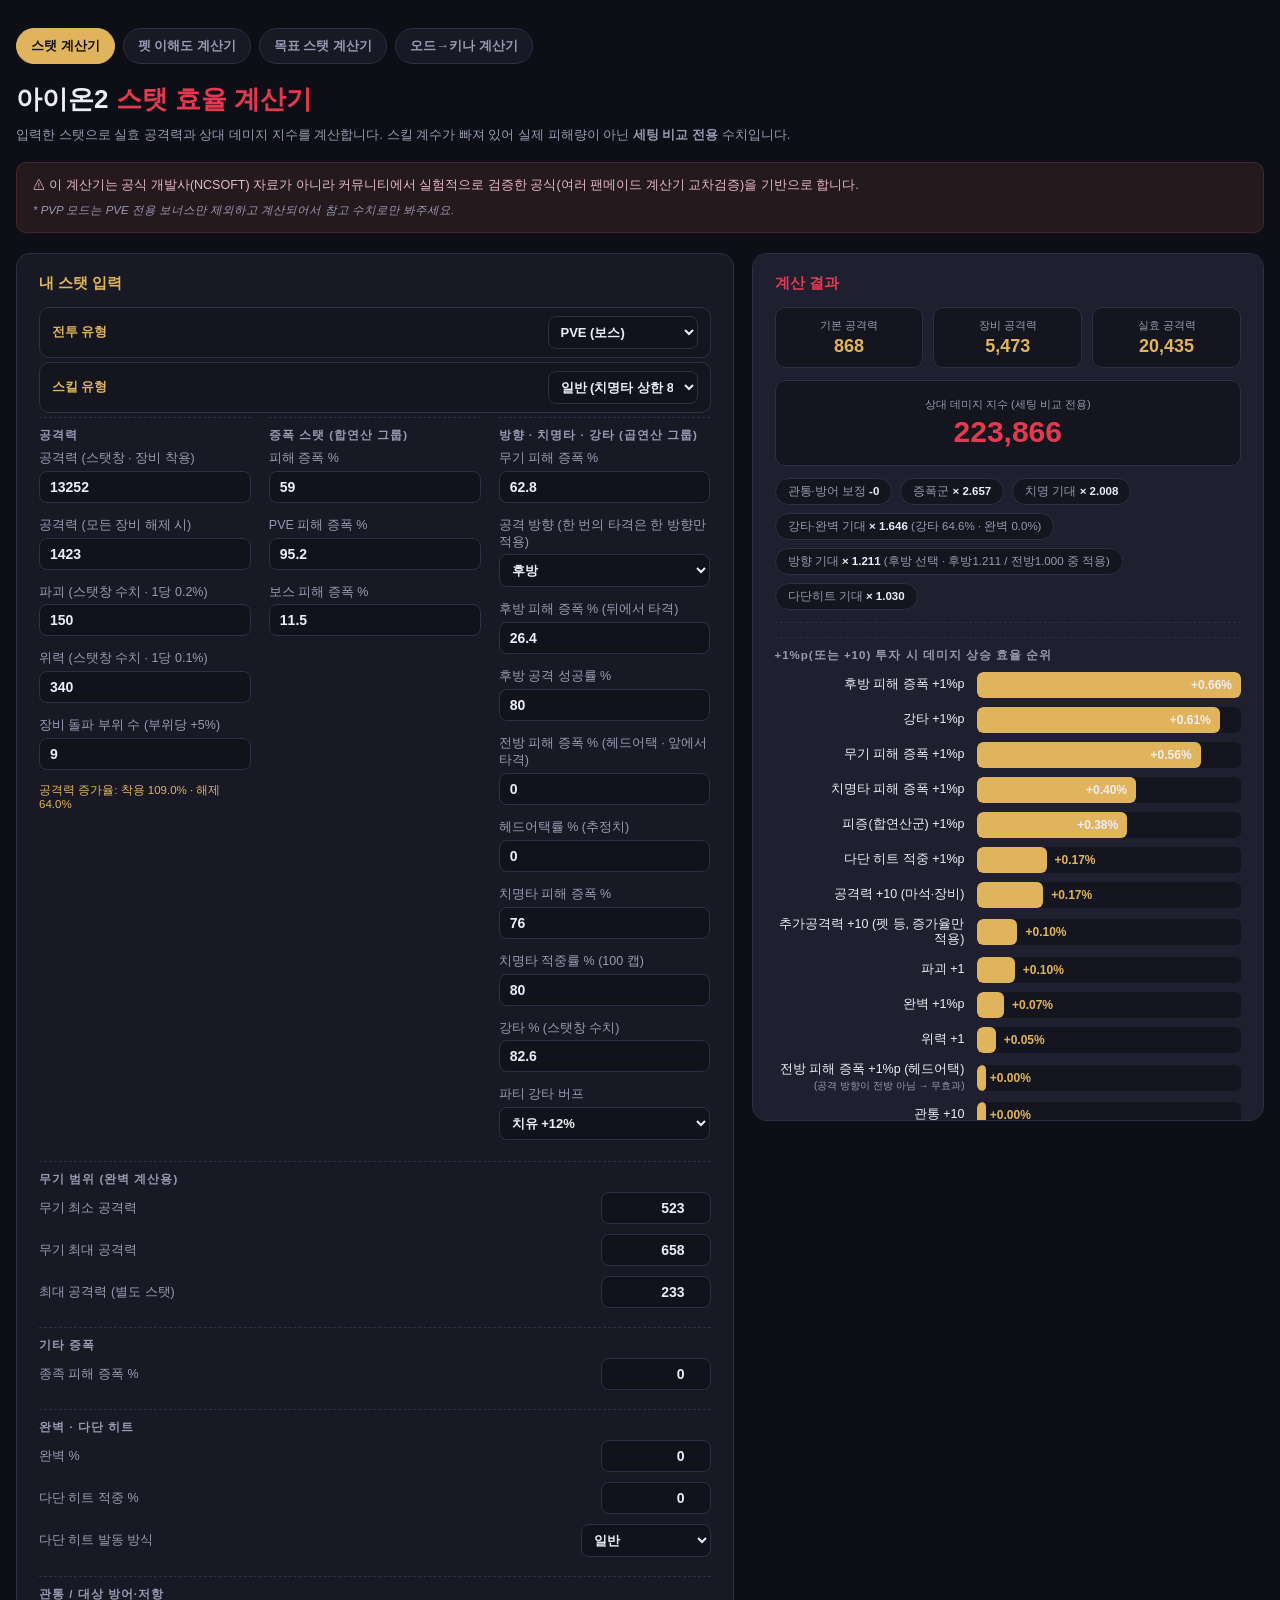
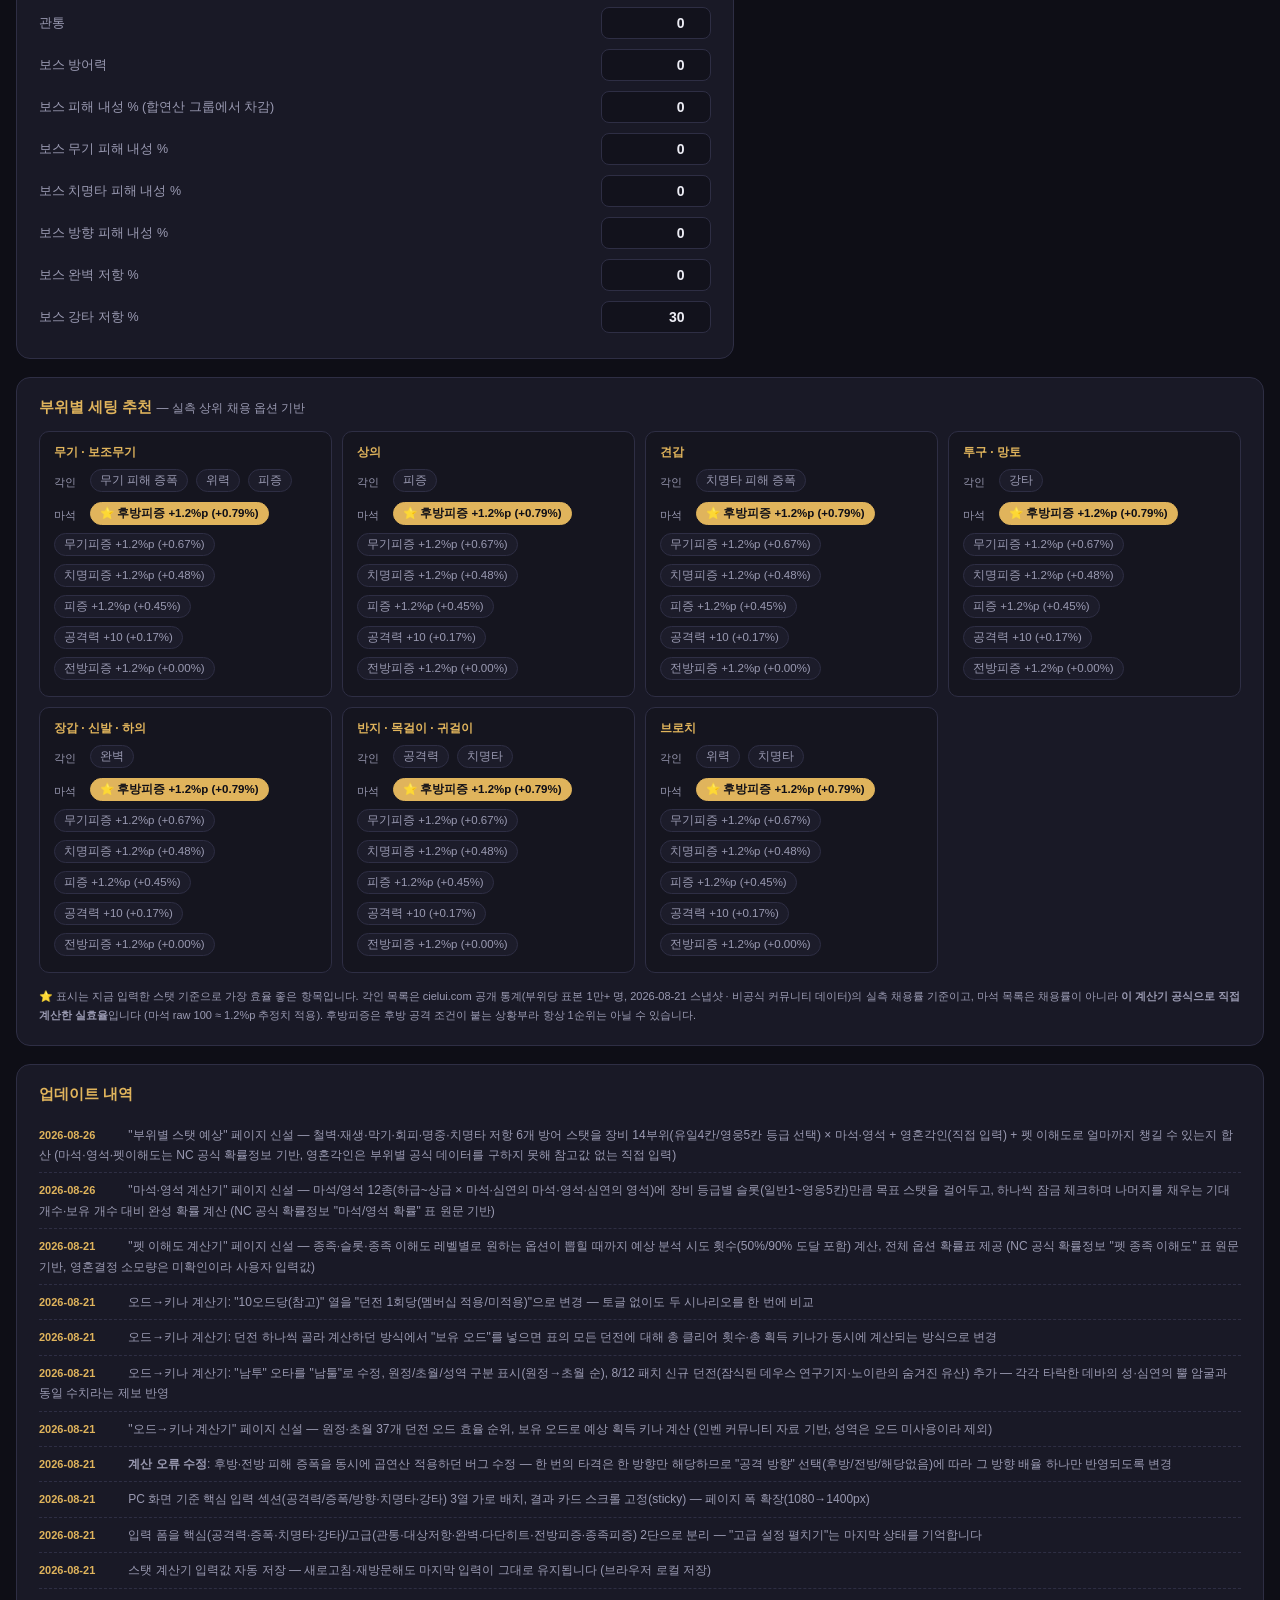
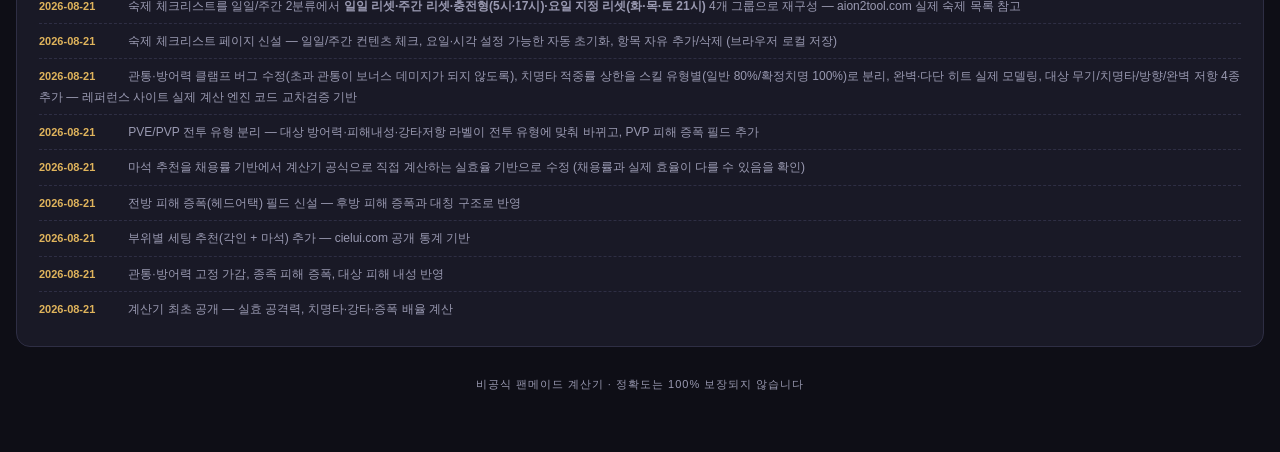
<file: index.html>
<!DOCTYPE html>
<html lang="ko">
<head>
<meta charset="UTF-8">
<meta name="viewport" content="width=device-width, initial-scale=1.0">
<title>아이온2 스탯 효율 계산기</title>
<link rel="stylesheet" href="style.css">
</head>
<body>
<div class="wrap">
  <nav class="topnav">
    <a href="index.html" class="on">스탯 계산기</a>
    <a href="pet-calc.html">펫 이해도 계산기</a>
    <a href="goal-calc.html">목표 스탯 계산기</a>
    <a href="odd-calc.html">오드→키나 계산기</a>
  </nav>

  <header class="head">
    <h1>아이온2 <span>스탯 효율 계산기</span></h1>
    <p class="sub">입력한 스탯으로 실효 공격력과 상대 데미지 지수를 계산합니다. 스킬 계수가 빠져 있어 실제 피해량이 아닌 <b>세팅 비교 전용</b> 수치입니다.</p>
  </header>

  <div class="disclaimer">
    ⚠ 이 계산기는 공식 개발사(NCSOFT) 자료가 아니라 커뮤니티에서 실험적으로 검증한 공식(여러 팬메이드 계산기 교차검증)을 기반으로 합니다.<br>
    <span class="disclaimer-note">* PVP 모드는 PVE 전용 보너스만 제외하고 계산되어서 참고 수치로만 봐주세요.</span>
  </div>

  <div class="grid">
    <!-- 입력 -->
    <div class="card">
      <h2>내 스탯 입력</h2>

      <div class="field combat-toggle">
        <label>전투 유형</label>
        <select id="combatType">
          <option value="pve" selected>PVE (보스)</option>
          <option value="pvp">PVP (유저)</option>
        </select>
      </div>
      <div class="field combat-toggle">
        <label>스킬 유형</label>
        <select id="skillType">
          <option value="normal" selected>일반 (치명타 상한 80%)</option>
          <option value="guaranteed">확정치명 (치명타 상한 100%)</option>
        </select>
      </div>

      <div class="core-cols">
        <div class="core-col">
          <div class="sect" style="margin-top:0">공격력</div>
          <div class="field"><label>공격력 (스탯창 · 장비 착용)</label><input type="number" id="atk" value="13252"></div>
          <div class="field"><label>공격력 (모든 장비 해제 시)</label><input type="number" id="atkNaked" value="1423"></div>
          <div class="field"><label>파괴 (스탯창 수치 · 1당 0.2%)</label><input type="number" id="destr" value="150"></div>
          <div class="field"><label>위력 (스탯창 수치 · 1당 0.1%)</label><input type="number" id="power" value="340"></div>
          <div class="field"><label>장비 돌파 부위 수 (부위당 +5%)</label><input type="number" id="brk" value="9" min="0" max="9"></div>
          <div class="hint" id="incView">공격력 증가율: —</div>
        </div>

        <div class="core-col">
          <div class="sect" style="margin-top:0">증폭 스탯 (합연산 그룹)</div>
          <div class="field"><label>피해 증폭 %</label><input type="number" id="amp" value="59" step="0.1"></div>
          <div id="pveFields">
            <div class="field"><label>PVE 피해 증폭 %</label><input type="number" id="pve" value="95.2" step="0.1"></div>
            <div class="field"><label>보스 피해 증폭 %</label><input type="number" id="boss" value="11.5" step="0.1"></div>
          </div>
          <div id="pvpFields" style="display:none">
            <div class="field"><label>PVP 피해 증폭 %</label><input type="number" id="pvpAmp" value="0" step="0.1"></div>
          </div>
        </div>

        <div class="core-col">
          <div class="sect" style="margin-top:0">방향 · 치명타 · 강타 (곱연산 그룹)</div>
          <div class="field"><label>무기 피해 증폭 %</label><input type="number" id="wdmg" value="62.8" step="0.1"></div>
          <div class="field"><label>공격 방향 (한 번의 타격은 한 방향만 적용)</label>
            <select id="attackDirection">
              <option value="back" selected>후방</option>
              <option value="front">전방 (헤드어택)</option>
              <option value="none">해당없음</option>
            </select>
          </div>
          <div class="field"><label>후방 피해 증폭 % (뒤에서 타격)</label><input type="number" id="rear" value="26.4" step="0.1"></div>
          <div class="field"><label>후방 공격 성공률 %</label><input type="number" id="back" value="80" step="1"></div>
          <div class="field"><label>전방 피해 증폭 % (헤드어택 · 앞에서 타격)</label><input type="number" id="frontAmp" value="0" step="0.1"></div>
          <div class="field"><label>헤드어택률 % (추정치)</label><input type="number" id="frontRate" value="0" step="1"></div>
          <div class="field"><label>치명타 피해 증폭 %</label><input type="number" id="cdmg" value="76" step="0.1"></div>
          <div class="field"><label>치명타 적중률 % (100 캡)</label><input type="number" id="crate" value="80" step="1"></div>
          <div class="field"><label>강타 % (스탯창 수치)</label><input type="number" id="smite" value="82.6" step="0.1"></div>
          <div class="field"><label>파티 강타 버프</label>
            <select id="sbuff">
              <option value="0">없음 (솔로)</option>
              <option value="5">호법 +5%</option>
              <option value="12" selected>치유 +12%</option>
            </select>
          </div>
        </div>
      </div>

      <div class="sect" style="margin-top:14px">무기 범위 (완벽 계산용)</div>
      <div class="field"><label>무기 최소 공격력</label><input type="number" id="weaponMinAttack" value="523"></div>
      <div class="field"><label>무기 최대 공격력</label><input type="number" id="weaponMaxAttack" value="658"></div>
      <div class="field"><label>최대 공격력 (별도 스탯)</label><input type="number" id="maximumAttack" value="233"></div>

      <div class="sect">기타 증폭</div>
      <div class="field"><label>종족 피해 증폭 %</label><input type="number" id="race" value="0" step="0.1"></div>

      <div class="sect">완벽 · 다단 히트</div>
      <div class="field"><label>완벽 %</label><input type="number" id="perfect" value="0" step="0.1"></div>
      <div class="field"><label>다단 히트 적중 %</label><input type="number" id="multiHit" value="0" step="0.1"></div>
      <div class="field"><label>다단 히트 발동 방식</label>
        <select id="multiHitMode">
          <option value="normal" selected>일반</option>
          <option value="plus50">발동 시 +50% 보정</option>
          <option value="guaranteed">확정 발동</option>
        </select>
      </div>

      <div class="sect">관통 / 대상 방어·저항</div>
      <div class="field"><label>관통</label><input type="number" id="penetration" value="0"></div>
      <div class="field"><label id="targetDefenseLabel">보스 방어력</label><input type="number" id="targetDefense" value="0"></div>
      <div class="field"><label id="targetResistLabel">보스 피해 내성 % (합연산 그룹에서 차감)</label><input type="number" id="targetResist" value="0" step="0.1"></div>
      <div class="field"><label id="targetWeaponResLabel">보스 무기 피해 내성 %</label><input type="number" id="targetWeaponRes" value="0" step="0.1"></div>
      <div class="field"><label id="targetCritDmgResLabel">보스 치명타 피해 내성 %</label><input type="number" id="targetCritDmgRes" value="0" step="0.1"></div>
      <div class="field"><label id="targetDirResLabel">보스 방향 피해 내성 %</label><input type="number" id="targetDirectionalRes" value="0" step="0.1"></div>
      <div class="field"><label id="targetPerfectResLabel">보스 완벽 저항 %</label><input type="number" id="targetPerfectRes" value="0" step="0.1"></div>
      <div class="field"><label id="smiteResistLabel">보스 강타 저항 %</label><input type="number" id="smiteResist" value="30" step="1"></div>

      <div class="warn" id="warn"></div>
    </div>

    <!-- 결과 -->
    <div class="card2">
      <h2 class="r">계산 결과</h2>
      <div class="pockets">
        <div class="pk"><div class="n">기본 공격력</div><div class="v" id="pBase">—</div></div>
        <div class="pk"><div class="n">장비 공격력</div><div class="v" id="pGear">—</div></div>
        <div class="pk"><div class="n">실효 공격력</div><div class="v" id="pEff">—</div></div>
      </div>
      <div class="pockets one">
        <div class="pk wide"><div class="n">상대 데미지 지수 (세팅 비교 전용)</div><div class="v big" id="pFinal">—</div></div>
      </div>
      <div class="mults" id="mults"></div>
      <div class="divider"></div>
      <div class="sect">+1%p(또는 +10) 투자 시 데미지 상승 효율 순위</div>
      <div id="bars"></div>
      <div class="note">
        ※ 효율 = 해당 스탯 1단위 상승 ÷ 최종 데미지. 이미 크게 쌓인 스탯일수록 같은 1단위의 체감이 낮아집니다.<br>
        ※ 관통·방어력: 방어력이 관통보다 클 때만 그 차이의 1/10이 고정 감소로 적용됩니다. 관통이 방어력을 넘어서도 그 초과분이 보너스 데미지가 되지는 않습니다.<br>
        ※ PVE 모드: 피해 증폭·PVE 피증·보스 피증·종족 피증이 서로 합연산 / PVP 모드: 피해 증폭·PVP 피증만 합연산 (PVE·PVP 증폭은 동시에 적용되지 않습니다). 대상 피해 내성만큼 차감됩니다.<br>
        ※ 치명타 적중률은 일반 스킬 80%, 확정치명 스킬 100%가 상한입니다. 치명타 배율은 기본 +50%에 (치명타 피해 증폭－대상 치명타 피해 내성)를 더합니다.<br>
        ※ 강타 %는 파티 버프를 더하고 대상 강타 저항을 뺀 값이 실제 발동률로 적용되며, 완벽과 상호작용해 최종 기대 데미지를 함께 산출합니다.<br>
        ※ 후방·전방 피해 증폭은 서로 배타적입니다 — 한 번의 타격은 후방이거나 전방이거나 둘 중 하나만 해당하므로, "공격 방향" 선택에 따라 그 방향의 배율 하나만 계산에 반영되고 대상 방향 피해 내성만큼 차감됩니다. 헤드어택률은 실측 자료가 부족해 추정치입니다.<br>
        ※ 완벽은 무기 최소~최대 공격력 범위와 대상 완벽 저항을 반영해 기대 데미지에 블렌딩됩니다. 다단 히트는 발동 방식(일반/+50%보정/확정)에 따라 기대 추가타수를 계산해 반영합니다.<br>
        ※ 무기 피해 증폭은 (무기 피해 증폭－대상 무기 피해 내성)만큼만 적용됩니다.<br>
        ※ 플랫 공격력은 들어가는 주머니에 따라 배율이 다릅니다 — 마석·강화 등 장비 옵션(장비공: 무기피증×증가율 적용), 추가공격력류(기본공: 증가율만 적용).
      </div>
    </div>
  </div>

  <div class="card" style="margin-top:18px">
    <h2>부위별 세팅 추천 <span style="color:var(--muted);font-weight:400;font-size:12px">— 실측 상위 채용 옵션 기반</span></h2>
    <div id="slotRecommend" class="slot-grid"></div>
    <div class="note">⭐ 표시는 지금 입력한 스탯 기준으로 가장 효율 좋은 항목입니다. 각인 목록은 cielui.com 공개 통계(부위당 표본 1만+ 명, 2026-08-21 스냅샷 · 비공식 커뮤니티 데이터)의 실측 채용률 기준이고, 마석 목록은 채용률이 아니라 <b>이 계산기 공식으로 직접 계산한 실효율</b>입니다 (마석 raw 100 ≈ 1.2%p 추정치 적용). 후방피증은 후방 공격 조건이 붙는 상황부라 항상 1순위는 아닐 수 있습니다.</div>
  </div>

  <div class="card" style="margin-top:18px">
    <h2>업데이트 내역</h2>
    <ul class="changelog">
      <li><span class="cd">2026-08-26</span> "부위별 스탯 예상" 페이지 신설 — 철벽·재생·막기·회피·명중·치명타 저항 6개 방어 스탯을 장비 14부위(유일4칸/영웅5칸 등급 선택) × 마석·영석 + 영혼각인(직접 입력) + 펫 이해도로 얼마까지 챙길 수 있는지 합산 (마석·영석·펫이해도는 NC 공식 확률정보 기반, 영혼각인은 부위별 공식 데이터를 구하지 못해 참고값 없는 직접 입력)</li>
      <li><span class="cd">2026-08-26</span> "마석·영석 계산기" 페이지 신설 — 마석/영석 12종(하급~상급 × 마석·심연의 마석·영석·심연의 영석)에 장비 등급별 슬롯(일반1~영웅5칸)만큼 목표 스탯을 걸어두고, 하나씩 잠금 체크하며 나머지를 채우는 기대 개수·보유 개수 대비 완성 확률 계산 (NC 공식 확률정보 "마석/영석 확률" 표 원문 기반)</li>
      <li><span class="cd">2026-08-21</span> "펫 이해도 계산기" 페이지 신설 — 종족·슬롯·종족 이해도 레벨별로 원하는 옵션이 뽑힐 때까지 예상 분석 시도 횟수(50%/90% 도달 포함) 계산, 전체 옵션 확률표 제공 (NC 공식 확률정보 "펫 종족 이해도" 표 원문 기반, 영혼결정 소모량은 미확인이라 사용자 입력값)</li>
      <li><span class="cd">2026-08-21</span> 오드→키나 계산기: "10오드당(참고)" 열을 "던전 1회당(멤버십 적용/미적용)"으로 변경 — 토글 없이도 두 시나리오를 한 번에 비교</li>
      <li><span class="cd">2026-08-21</span> 오드→키나 계산기: 던전 하나씩 골라 계산하던 방식에서 "보유 오드"를 넣으면 표의 모든 던전에 대해 총 클리어 횟수·총 획득 키나가 동시에 계산되는 방식으로 변경</li>
      <li><span class="cd">2026-08-21</span> 오드→키나 계산기: "남투" 오타를 "남툴"로 수정, 원정/초월/성역 구분 표시(원정→초월 순), 8/12 패치 신규 던전(잠식된 데우스 연구기지·노이란의 숨겨진 유산) 추가 — 각각 타락한 데바의 성·심연의 뿔 암굴과 동일 수치라는 제보 반영</li>
      <li><span class="cd">2026-08-21</span> "오드→키나 계산기" 페이지 신설 — 원정·초월 37개 던전 오드 효율 순위, 보유 오드로 예상 획득 키나 계산 (인벤 커뮤니티 자료 기반, 성역은 오드 미사용이라 제외)</li>
      <li><span class="cd">2026-08-21</span> <b>계산 오류 수정</b>: 후방·전방 피해 증폭을 동시에 곱연산 적용하던 버그 수정 — 한 번의 타격은 한 방향만 해당하므로 "공격 방향" 선택(후방/전방/해당없음)에 따라 그 방향 배율 하나만 반영되도록 변경</li>
      <li><span class="cd">2026-08-21</span> PC 화면 기준 핵심 입력 섹션(공격력/증폭/방향·치명타·강타) 3열 가로 배치, 결과 카드 스크롤 고정(sticky) — 페이지 폭 확장(1080→1400px)</li>
      <li><span class="cd">2026-08-21</span> 입력 폼을 핵심(공격력·증폭·치명타·강타)/고급(관통·대상저항·완벽·다단히트·전방피증·종족피증) 2단으로 분리 — "고급 설정 펼치기"는 마지막 상태를 기억합니다</li>
      <li><span class="cd">2026-08-21</span> 스탯 계산기 입력값 자동 저장 — 새로고침·재방문해도 마지막 입력이 그대로 유지됩니다 (브라우저 로컬 저장)</li>
      <li><span class="cd">2026-08-21</span> 숙제 체크리스트를 일일/주간 2분류에서 <b>일일 리셋·주간 리셋·충전형(5시·17시)·요일 지정 리셋(화·목·토 21시)</b> 4개 그룹으로 재구성 — aion2tool.com 실제 숙제 목록 참고</li>
      <li><span class="cd">2026-08-21</span> 숙제 체크리스트 페이지 신설 — 일일/주간 컨텐츠 체크, 요일·시각 설정 가능한 자동 초기화, 항목 자유 추가/삭제 (브라우저 로컬 저장)</li>
      <li><span class="cd">2026-08-21</span> 관통·방어력 클램프 버그 수정(초과 관통이 보너스 데미지가 되지 않도록), 치명타 적중률 상한을 스킬 유형별(일반 80%/확정치명 100%)로 분리, 완벽·다단 히트 실제 모델링, 대상 무기/치명타/방향/완벽 저항 4종 추가 — 레퍼런스 사이트 실제 계산 엔진 코드 교차검증 기반</li>
      <li><span class="cd">2026-08-21</span> PVE/PVP 전투 유형 분리 — 대상 방어력·피해내성·강타저항 라벨이 전투 유형에 맞춰 바뀌고, PVP 피해 증폭 필드 추가</li>
      <li><span class="cd">2026-08-21</span> 마석 추천을 채용률 기반에서 계산기 공식으로 직접 계산하는 실효율 기반으로 수정 (채용률과 실제 효율이 다를 수 있음을 확인)</li>
      <li><span class="cd">2026-08-21</span> 전방 피해 증폭(헤드어택) 필드 신설 — 후방 피해 증폭과 대칭 구조로 반영</li>
      <li><span class="cd">2026-08-21</span> 부위별 세팅 추천(각인 + 마석) 추가 — cielui.com 공개 통계 기반</li>
      <li><span class="cd">2026-08-21</span> 관통·방어력 고정 가감, 종족 피해 증폭, 대상 피해 내성 반영</li>
      <li><span class="cd">2026-08-21</span> 계산기 최초 공개 — 실효 공격력, 치명타·강타·증폭 배율 계산</li>
    </ul>
  </div>

  <footer>비공식 팬메이드 계산기 · 정확도는 100% 보장되지 않습니다</footer>
</div>
<script src="app.js"></script>
</body>
</html>
</file>
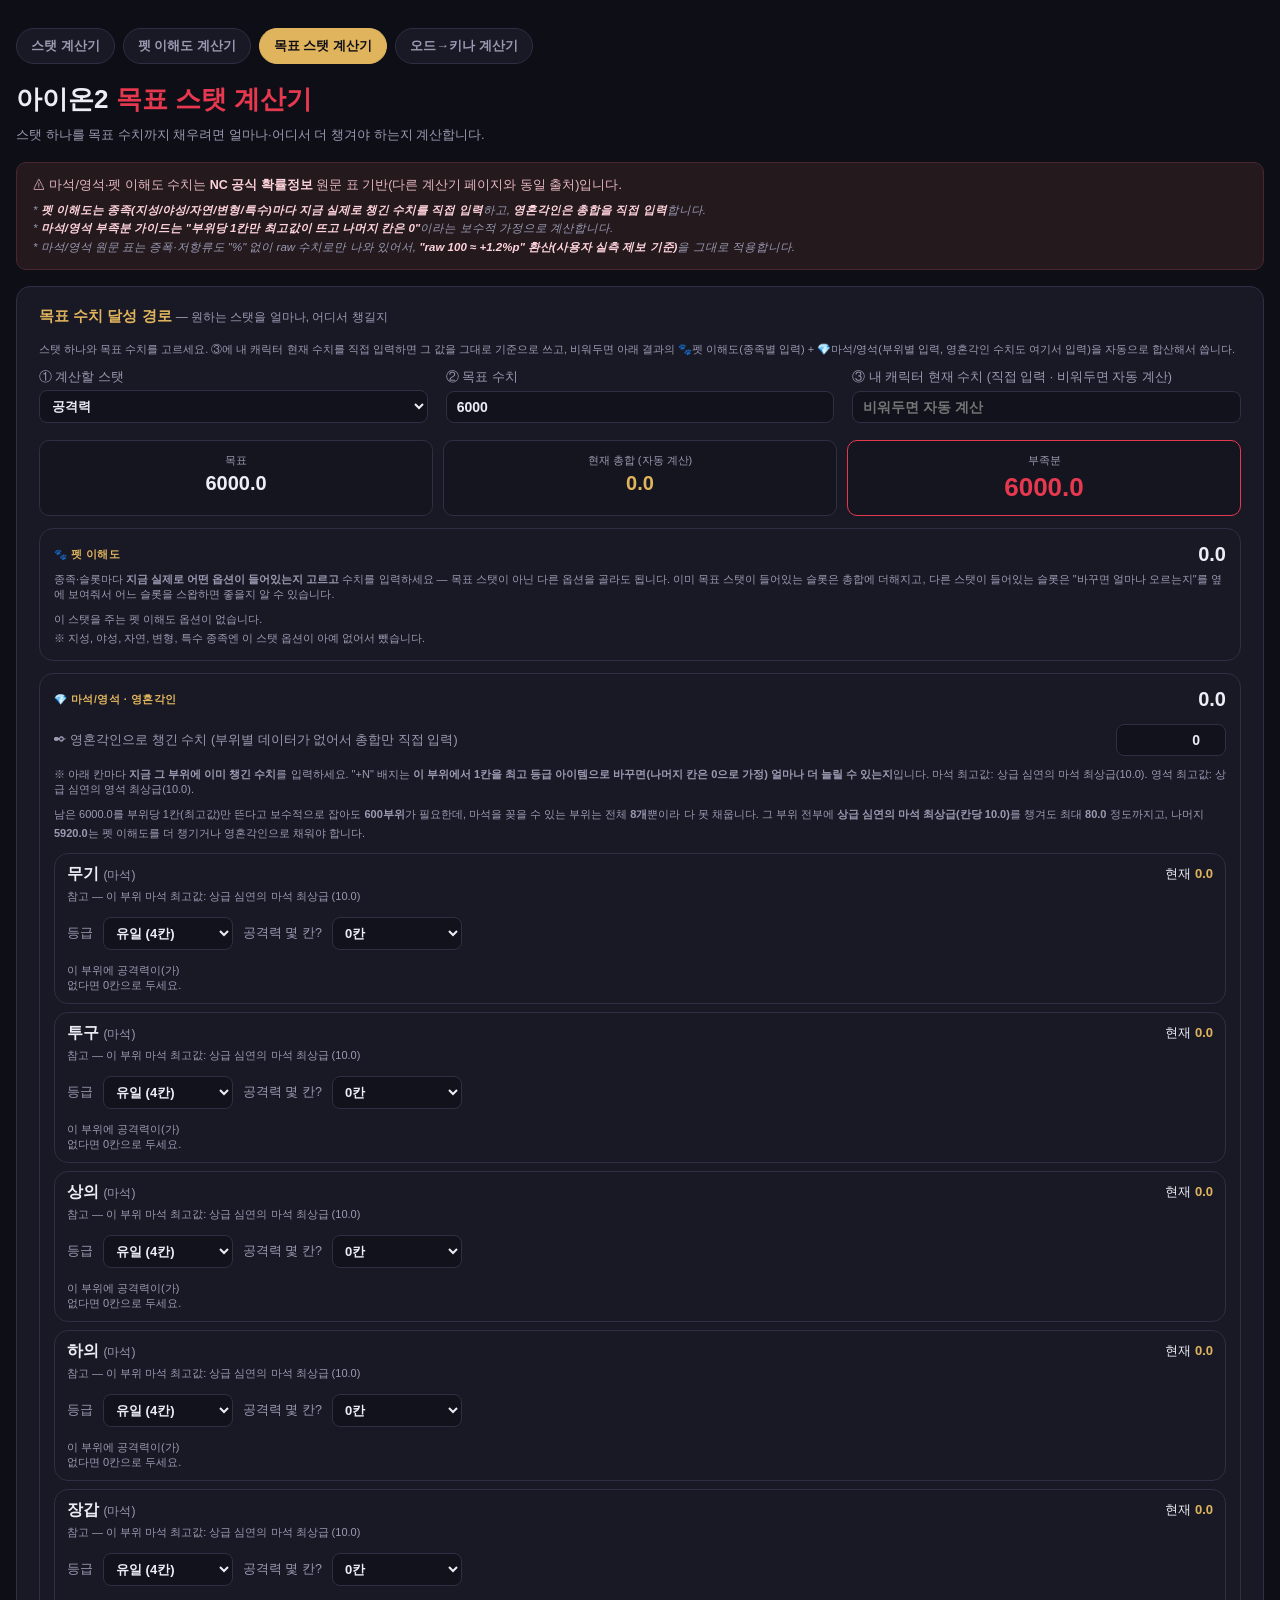
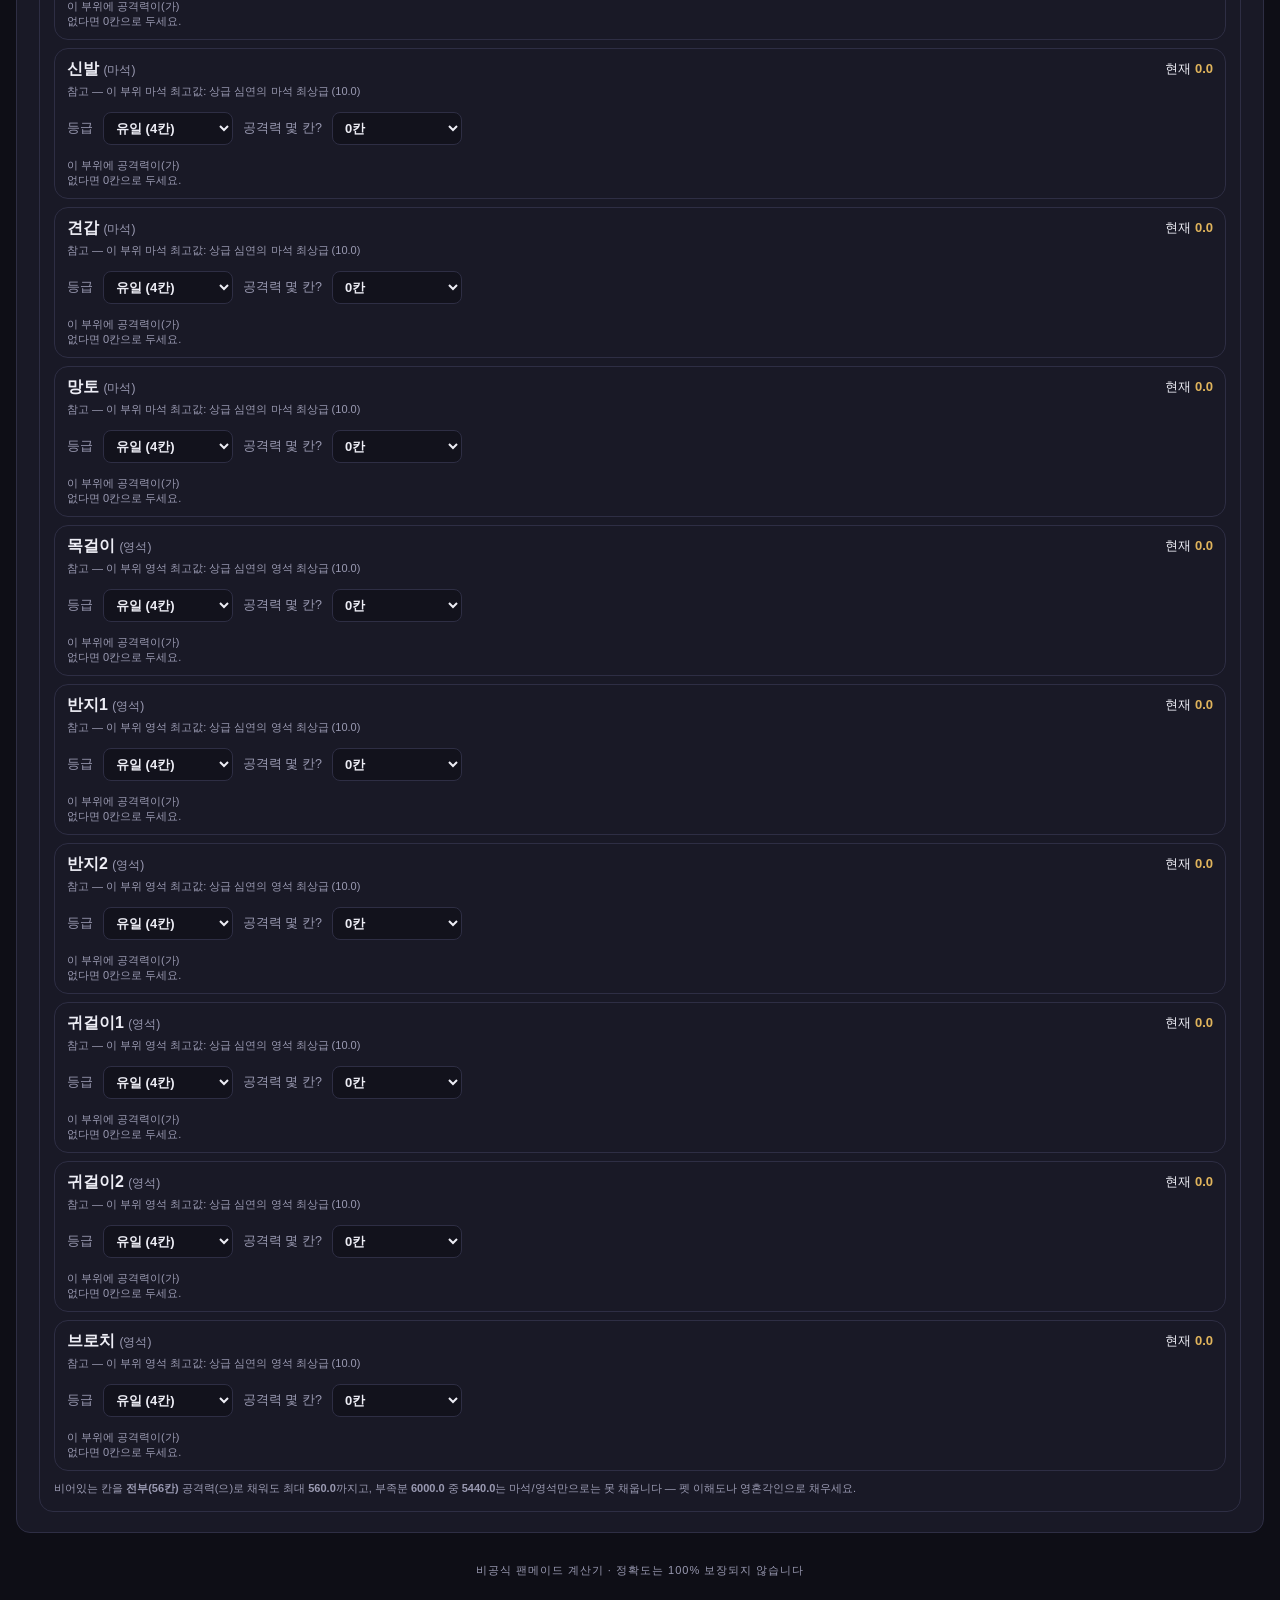
<file: goal-calc.html>
<!DOCTYPE html>
<html lang="ko">
<head>
<meta charset="UTF-8">
<meta name="viewport" content="width=device-width, initial-scale=1.0">
<title>아이온2 목표 스탯 계산기</title>
<link rel="stylesheet" href="style.css">
</head>
<body>
<div class="wrap">
  <nav class="topnav">
    <a href="index.html">스탯 계산기</a>
    <a href="pet-calc.html">펫 이해도 계산기</a>
    <a href="goal-calc.html" class="on">목표 스탯 계산기</a>
    <a href="odd-calc.html">오드→키나 계산기</a>
  </nav>

  <header class="head">
    <h1>아이온2 <span>목표 스탯 계산기</span></h1>
    <p class="sub">스탯 하나를 목표 수치까지 채우려면 얼마나·어디서 더 챙겨야 하는지 계산합니다.</p>
  </header>

  <div class="disclaimer">
    ⚠ 마석/영석·펫 이해도 수치는 <b>NC 공식 확률정보</b> 원문 표 기반(다른 계산기 페이지와 동일 출처)입니다.<br>
    <span class="disclaimer-note">* <b>펫 이해도는 종족(지성/야성/자연/변형/특수)마다 지금 실제로 챙긴 수치를 직접 입력</b>하고, <b>영혼각인은 총합을 직접 입력</b>합니다.<br>
    * <b>마석/영석 부족분 가이드는 "부위당 1칸만 최고값이 뜨고 나머지 칸은 0"</b>이라는 보수적 가정으로 계산합니다.<br>
    * 마석/영석 원문 표는 증폭·저항류도 "%" 없이 raw 수치로만 나와 있어서, <b>"raw 100 ≈ +1.2%p" 환산(사용자 실측 제보 기준)</b>을 그대로 적용합니다.</span>
  </div>

  <div class="card" style="margin-top:16px">
    <h2>목표 수치 달성 경로 <span style="color:var(--muted);font-weight:400;font-size:12px">— 원하는 스탯을 얼마나, 어디서 챙길지</span></h2>
    <div class="note" style="margin-top:0">스탯 하나와 목표 수치를 고르세요. ③에 내 캐릭터 현재 수치를 직접 입력하면 그 값을 그대로 기준으로 쓰고, 비워두면 아래 결과의 🐾펫 이해도(종족별 입력) + 💎마석/영석(부위별 입력, 영혼각인 수치도 여기서 입력)을 자동으로 합산해서 씁니다.</div>
    <div class="core-cols">
      <div class="field"><label>① 계산할 스탯</label><select id="goalStat"></select></div>
      <div class="field"><label>② 목표 수치</label><input type="number" id="goalTarget" value="6000" step="1"></div>
      <div class="field"><label>③ 내 캐릭터 현재 수치 <span style="color:var(--muted);font-weight:400">(직접 입력 · 비워두면 자동 계산)</span></label><input type="number" id="goalCurrentValue" placeholder="비워두면 자동 계산" step="1"></div>
    </div>
    <div id="goalResult" style="margin-top:10px"></div>
  </div>

  <footer>비공식 팬메이드 계산기 · 정확도는 100% 보장되지 않습니다</footer>
</div>
<script src="pet-data.js"></script>
<script src="manastone-data.js"></script>
<script src="gear-defs.js?v=20260827y"></script>
<script src="goal-calc.js?v=20260827y"></script>
</body>
</html>
</file>
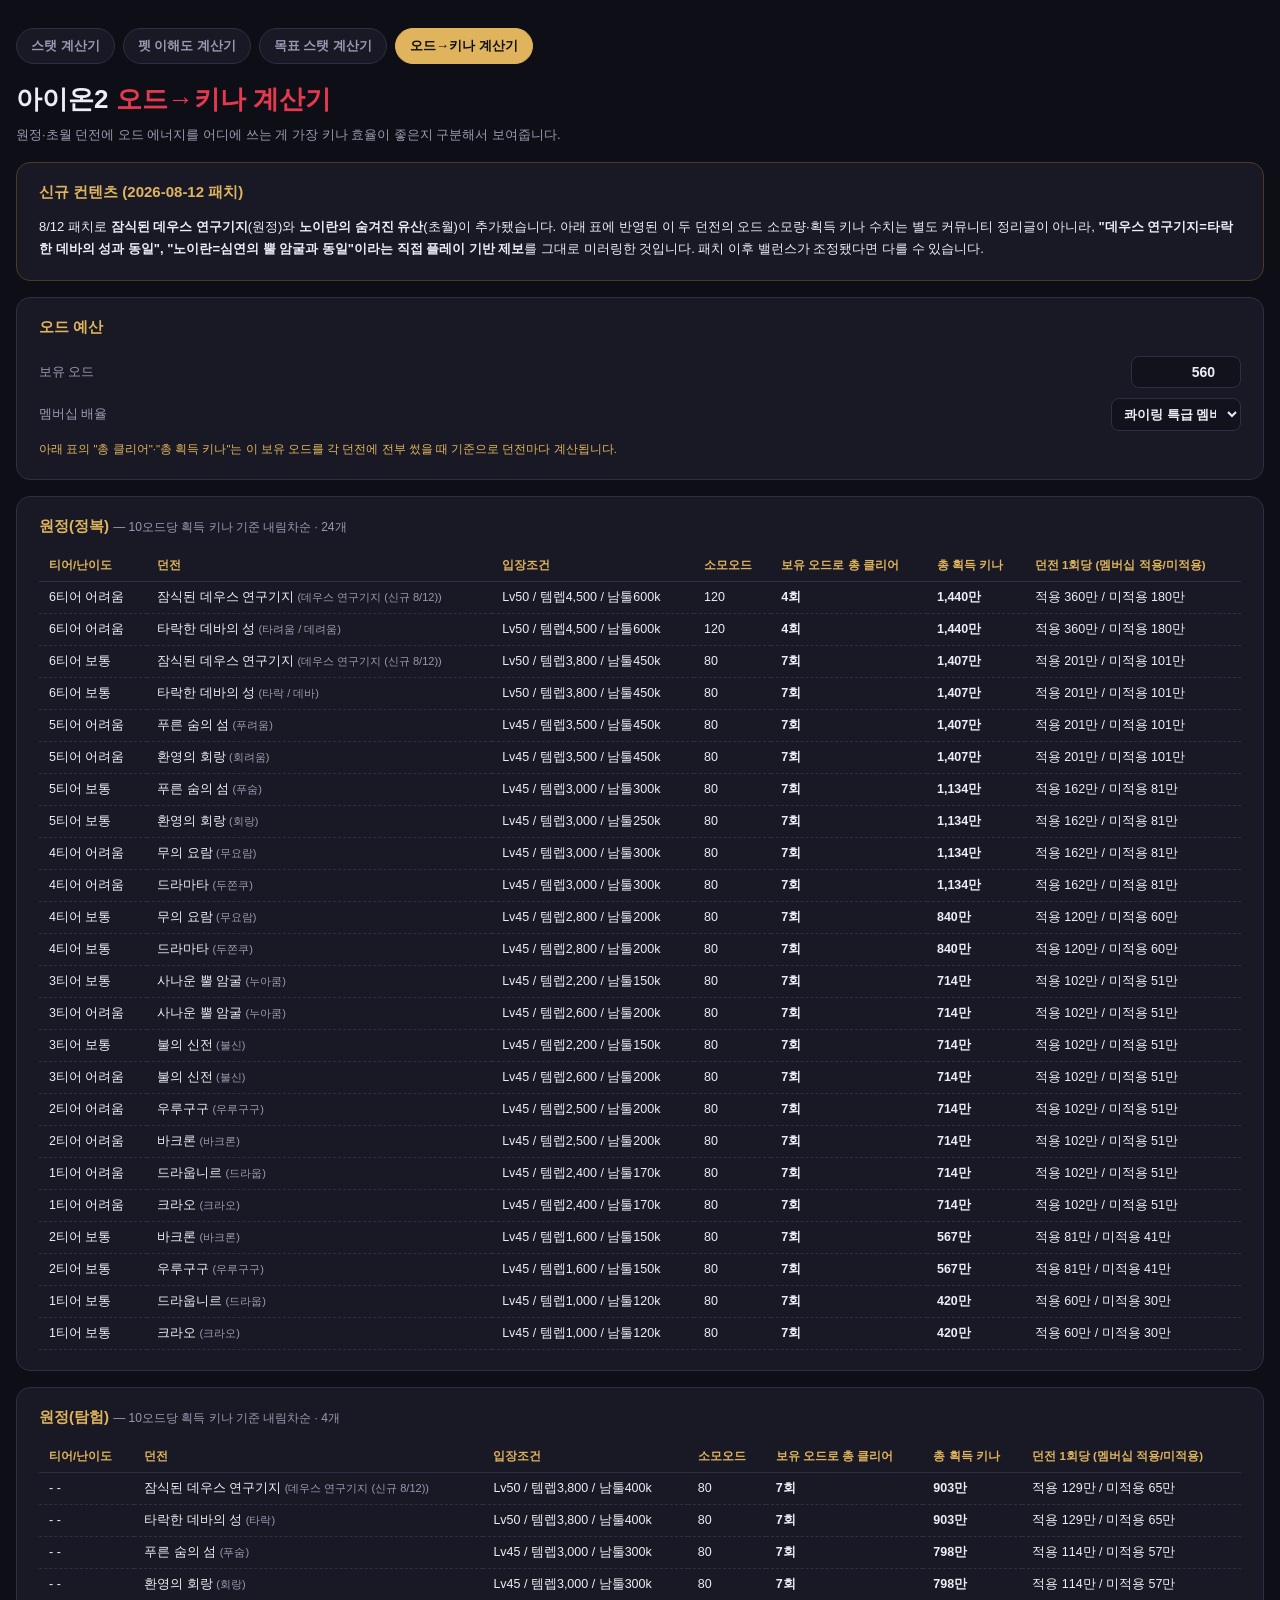
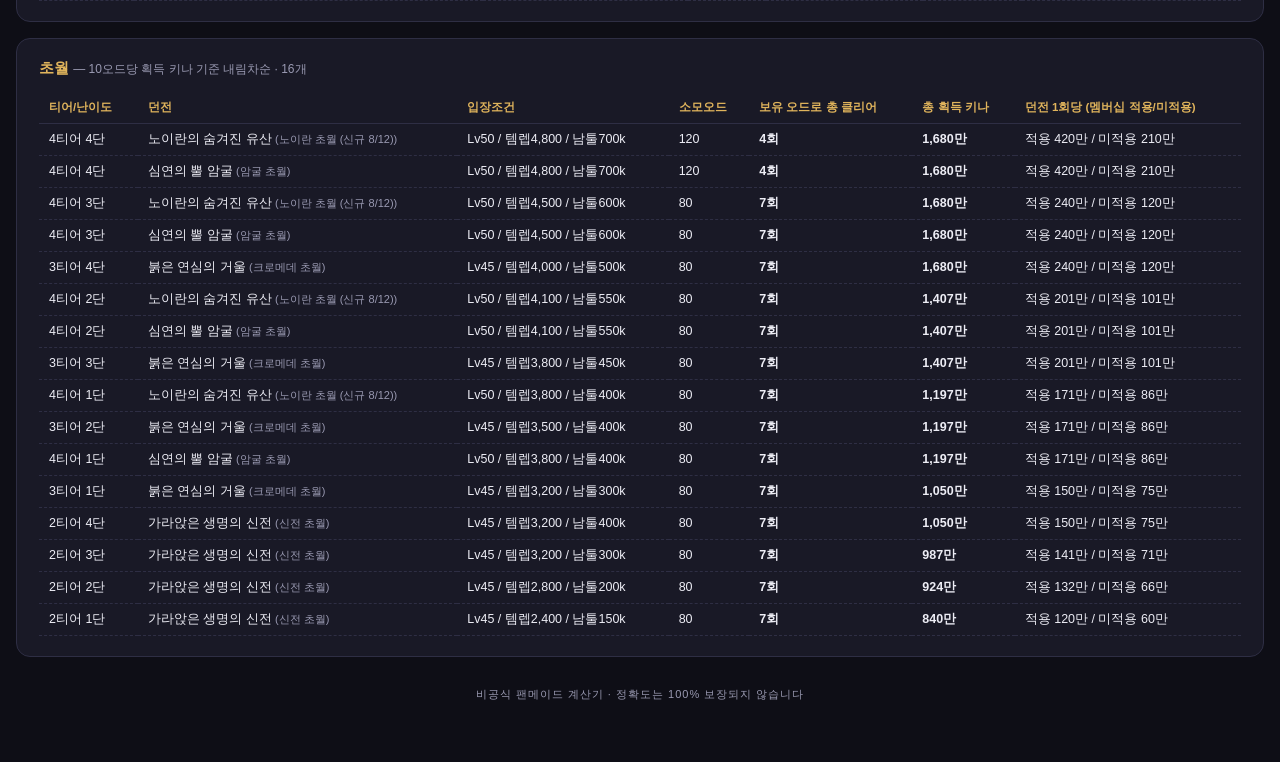
<file: odd-calc.html>
<!DOCTYPE html>
<html lang="ko">
<head>
<meta charset="UTF-8">
<meta name="viewport" content="width=device-width, initial-scale=1.0">
<title>아이온2 오드→키나 계산기</title>
<link rel="stylesheet" href="style.css">
</head>
<body>
<div class="wrap">
  <nav class="topnav">
    <a href="index.html">스탯 계산기</a>
    <a href="pet-calc.html">펫 이해도 계산기</a>
    <a href="goal-calc.html">목표 스탯 계산기</a>
    <a href="odd-calc.html" class="on">오드→키나 계산기</a>
  </nav>

  <header class="head">
    <h1>아이온2 <span>오드→키나 계산기</span></h1>
    <p class="sub">원정·초월 던전에 오드 에너지를 어디에 쓰는 게 가장 키나 효율이 좋은지 구분해서 보여줍니다.</p>
  </header>

  <div class="card" style="margin-top:16px;border-color:#4a3a25">
    <h2>신규 컨텐츠 (2026-08-12 패치)</h2>
    <p style="font-size:13px;color:var(--txt);line-height:1.7">
      8/12 패치로 <b>잠식된 데우스 연구기지</b>(원정)와 <b>노이란의 숨겨진 유산</b>(초월)이 추가됐습니다.
      아래 표에 반영된 이 두 던전의 오드 소모량·획득 키나 수치는 별도 커뮤니티 정리글이 아니라,
      <b>"데우스 연구기지=타락한 데바의 성과 동일", "노이란=심연의 뿔 암굴과 동일"이라는 직접 플레이 기반 제보</b>를 그대로 미러링한 것입니다.
      패치 이후 밸런스가 조정됐다면 다를 수 있습니다.
    </p>
  </div>

  <div class="card" style="margin-top:16px">
    <h2>오드 예산</h2>
    <div class="field"><label>보유 오드</label><input type="number" id="oddBudget" value="560" step="10"></div>
    <div class="field"><label>멤버십 배율</label>
      <select id="membership">
        <option value="1" selected>콰이링 특급 멤버십 있음 (표 수치 그대로)</option>
        <option value="0.5">멤버십 없음 (추정 · 절반)</option>
      </select>
    </div>
    <p class="hint">아래 표의 "총 클리어"·"총 획득 키나"는 이 보유 오드를 각 던전에 전부 썼을 때 기준으로 던전마다 계산됩니다.</p>
  </div>

  <div id="oddTables"></div>

  <footer>비공식 팬메이드 계산기 · 정확도는 100% 보장되지 않습니다</footer>
</div>
<script src="odd-calc.js"></script>
</body>
</html>
</file>
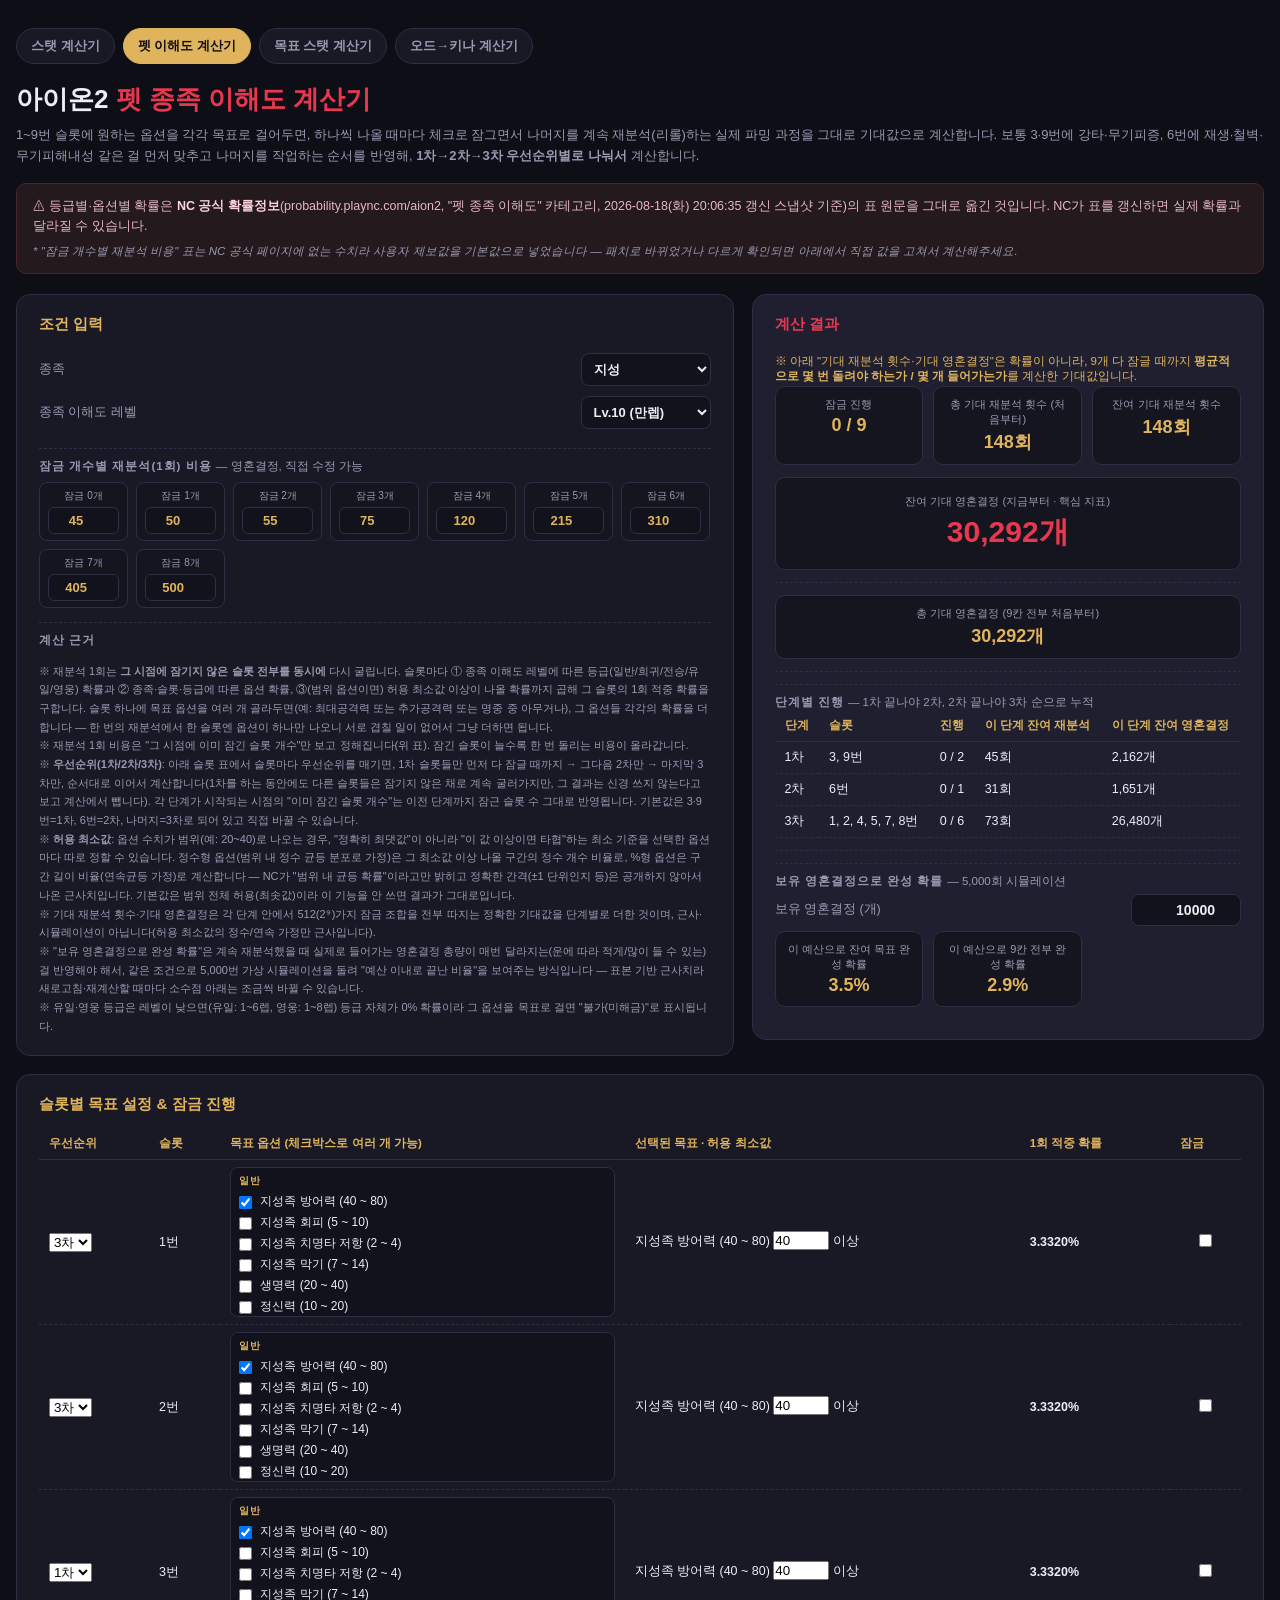
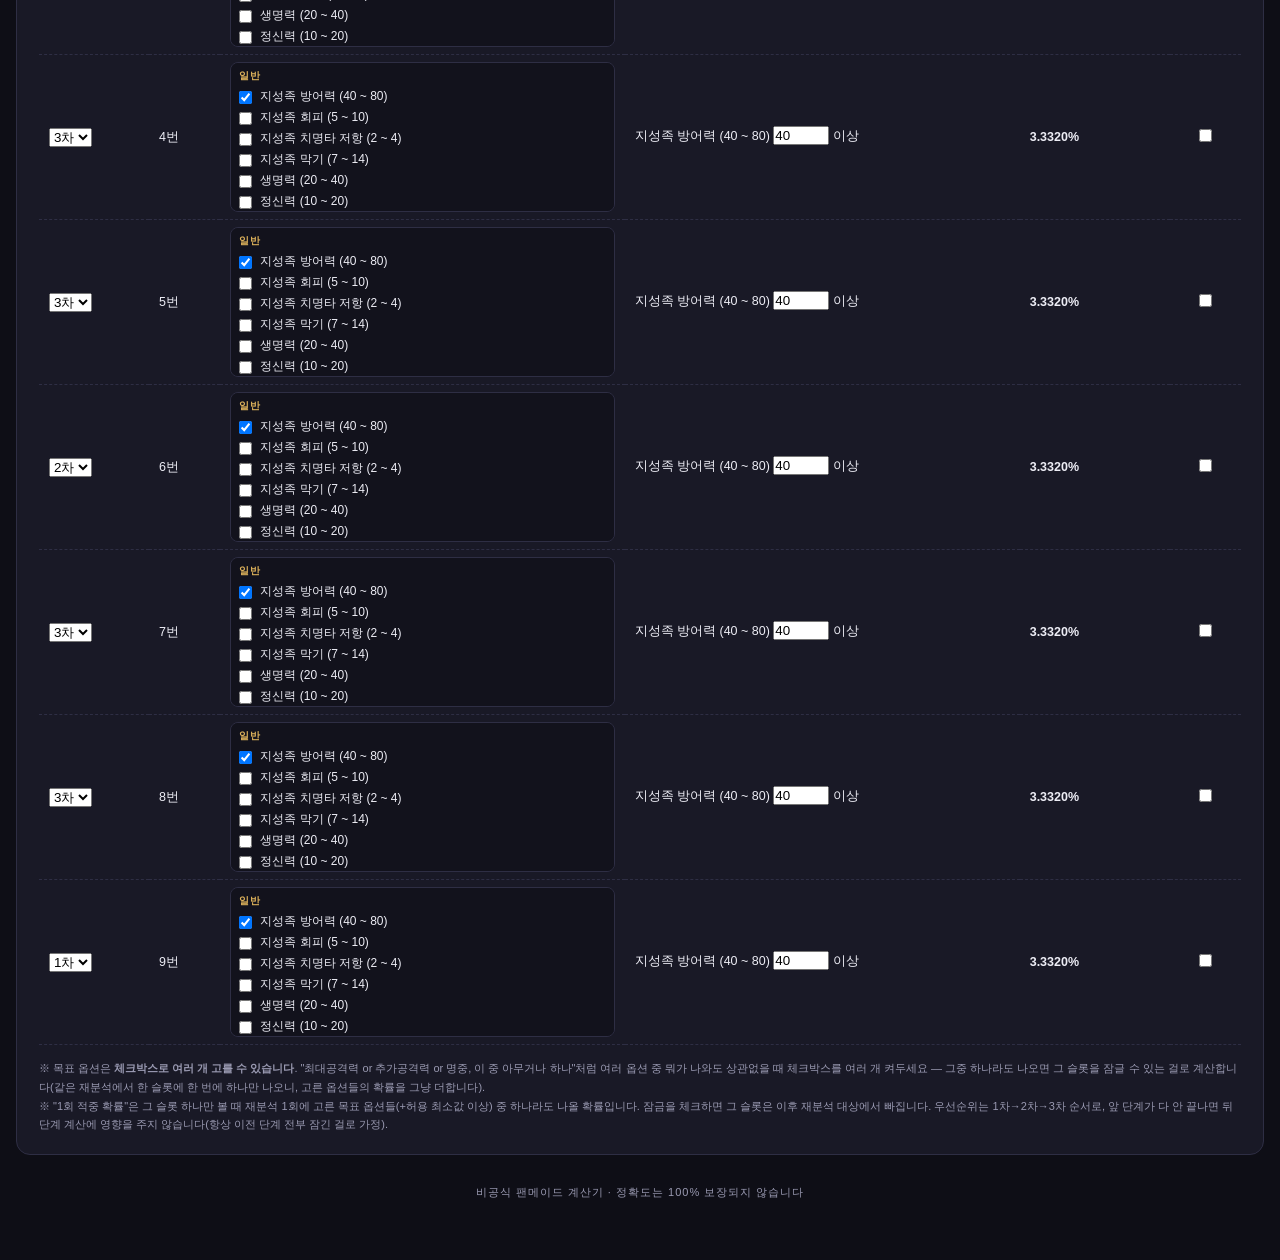
<file: pet-calc.html>
<!DOCTYPE html>
<html lang="ko">
<head>
<meta charset="UTF-8">
<meta name="viewport" content="width=device-width, initial-scale=1.0">
<title>아이온2 펫 종족 이해도 계산기</title>
<link rel="stylesheet" href="style.css">
</head>
<body>
<div class="wrap">
  <nav class="topnav">
    <a href="index.html">스탯 계산기</a>
    <a href="pet-calc.html" class="on">펫 이해도 계산기</a>
    <a href="goal-calc.html">목표 스탯 계산기</a>
    <a href="odd-calc.html">오드→키나 계산기</a>
  </nav>

  <header class="head">
    <h1>아이온2 <span>펫 종족 이해도 계산기</span></h1>
    <p class="sub">1~9번 슬롯에 원하는 옵션을 각각 목표로 걸어두면, 하나씩 나올 때마다 체크로 잠그면서 나머지를 계속 재분석(리롤)하는 실제 파밍 과정을 그대로 기대값으로 계산합니다. 보통 3·9번에 강타·무기피증, 6번에 재생·철벽·무기피해내성 같은 걸 먼저 맞추고 나머지를 작업하는 순서를 반영해, <b>1차→2차→3차 우선순위별로 나눠서</b> 계산합니다.</p>
  </header>

  <div class="disclaimer">
    ⚠ 등급별·옵션별 확률은 <b>NC 공식 확률정보</b>(probability.plaync.com/aion2, "펫 종족 이해도" 카테고리, 2026-08-18(화) 20:06:35 갱신 스냅샷 기준)의 표 원문을 그대로 옮긴 것입니다. NC가 표를 갱신하면 실제 확률과 달라질 수 있습니다.<br>
    <span class="disclaimer-note">* "잠금 개수별 재분석 비용" 표는 NC 공식 페이지에 없는 수치라 사용자 제보값을 기본값으로 넣었습니다 — 패치로 바뀌었거나 다르게 확인되면 아래에서 직접 값을 고쳐서 계산해주세요.</span>
  </div>

  <div class="grid">
    <div class="card">
      <h2>조건 입력</h2>

      <div class="field"><label>종족</label>
        <select id="race">
          <option value="지성" selected>지성</option>
          <option value="야성">야성</option>
          <option value="자연">자연</option>
          <option value="변형">변형</option>
          <option value="특수">특수</option>
        </select>
      </div>
      <div class="field"><label>종족 이해도 레벨</label>
        <select id="level">
          <option value="1">Lv.1</option>
          <option value="2">Lv.2</option>
          <option value="3">Lv.3</option>
          <option value="4">Lv.4</option>
          <option value="5">Lv.5</option>
          <option value="6">Lv.6</option>
          <option value="7">Lv.7</option>
          <option value="8">Lv.8</option>
          <option value="9">Lv.9</option>
          <option value="10" selected>Lv.10 (만렙)</option>
        </select>
      </div>

      <div class="sect">잠금 개수별 재분석(1회) 비용 <span style="font-weight:400;letter-spacing:0">— 영혼결정, 직접 수정 가능</span></div>
      <div id="costTable" class="cost-grid"></div>

      <div class="sect">계산 근거</div>
      <div class="note">
        ※ 재분석 1회는 <b>그 시점에 잠기지 않은 슬롯 전부를 동시에</b> 다시 굴립니다. 슬롯마다 ① 종족 이해도 레벨에 따른 등급(일반/희귀/전승/유일/영웅) 확률과 ② 종족·슬롯·등급에 따른 옵션 확률, ③(범위 옵션이면) 허용 최소값 이상이 나올 확률까지 곱해 그 슬롯의 1회 적중 확률을 구합니다. 슬롯 하나에 목표 옵션을 여러 개 골라두면(예: 최대공격력 또는 추가공격력 또는 명중 중 아무거나), 그 옵션들 각각의 확률을 더합니다 — 한 번의 재분석에서 한 슬롯엔 옵션이 하나만 나오니 서로 겹칠 일이 없어서 그냥 더하면 됩니다.<br>
        ※ 재분석 1회 비용은 "그 시점에 이미 잠긴 슬롯 개수"만 보고 정해집니다(위 표). 잠긴 슬롯이 늘수록 한 번 돌리는 비용이 올라갑니다.<br>
        ※ <b>우선순위(1차/2차/3차)</b>: 아래 슬롯 표에서 슬롯마다 우선순위를 매기면, 1차 슬롯들만 먼저 다 잠글 때까지 → 그다음 2차만 → 마지막 3차만, 순서대로 이어서 계산합니다(1차를 하는 동안에도 다른 슬롯들은 잠기지 않은 채로 계속 굴러가지만, 그 결과는 신경 쓰지 않는다고 보고 계산에서 뺍니다). 각 단계가 시작되는 시점의 "이미 잠긴 슬롯 개수"는 이전 단계까지 잠근 슬롯 수 그대로 반영됩니다. 기본값은 3·9번=1차, 6번=2차, 나머지=3차로 되어 있고 직접 바꿀 수 있습니다.<br>
        ※ <b>허용 최소값</b>: 옵션 수치가 범위(예: 20~40)로 나오는 경우, "정확히 최댓값"이 아니라 "이 값 이상이면 타협"하는 최소 기준을 선택한 옵션마다 따로 정할 수 있습니다. 정수형 옵션(범위 내 정수 균등 분포로 가정)은 그 최소값 이상 나올 구간의 정수 개수 비율로, %형 옵션은 구간 길이 비율(연속균등 가정)로 계산합니다 — NC가 "범위 내 균등 확률"이라고만 밝히고 정확한 간격(±1 단위인지 등)은 공개하지 않아서 나온 근사치입니다. 기본값은 범위 전체 허용(최솟값)이라 이 기능을 안 쓰면 결과가 그대로입니다.<br>
        ※ 기대 재분석 횟수·기대 영혼결정은 각 단계 안에서 512(2⁹)가지 잠금 조합을 전부 따지는 정확한 기대값을 단계별로 더한 것이며, 근사·시뮬레이션이 아닙니다(허용 최소값의 정수/연속 가정만 근사입니다).<br>
        ※ "보유 영혼결정으로 완성 확률"은 계속 재분석했을 때 실제로 들어가는 영혼결정 총량이 매번 달라지는(운에 따라 적게/많이 들 수 있는) 걸 반영해야 해서, 같은 조건으로 5,000번 가상 시뮬레이션을 돌려 "예산 이내로 끝난 비율"을 보여주는 방식입니다 — 표본 기반 근사치라 새로고침·재계산할 때마다 소수점 아래는 조금씩 바뀔 수 있습니다.<br>
        ※ 유일·영웅 등급은 레벨이 낮으면(유일: 1~6렙, 영웅: 1~8렙) 등급 자체가 0% 확률이라 그 옵션을 목표로 걸면 "불가(미해금)"로 표시됩니다.
      </div>
    </div>

    <div class="card2">
      <h2 class="r">계산 결과</h2>
      <p class="hint">※ 아래 "기대 재분석 횟수·기대 영혼결정"은 확률이 아니라, 9개 다 잠글 때까지 <b>평균적으로 몇 번 돌려야 하는가 / 몇 개 들어가는가</b>를 계산한 기대값입니다.</p>
      <div class="pockets">
        <div class="pk"><div class="n">잠금 진행</div><div class="v" id="pProgress">—</div></div>
        <div class="pk"><div class="n">총 기대 재분석 횟수 (처음부터)</div><div class="v" id="pRerollsTotal">—</div></div>
        <div class="pk"><div class="n">잔여 기대 재분석 횟수</div><div class="v" id="pRerollsLeft">—</div></div>
      </div>
      <div class="pockets one">
        <div class="pk wide"><div class="n">잔여 기대 영혼결정 (지금부터 · 핵심 지표)</div><div class="v big" id="pCrystalLeft">—</div></div>
      </div>
      <div class="divider"></div>
      <div class="pockets one">
        <div class="pk"><div class="n">총 기대 영혼결정 (9칸 전부 처음부터)</div><div class="v" id="pCrystalTotal">—</div></div>
      </div>
      <div class="divider"></div>
      <div class="sect" style="margin-top:0">단계별 진행 <span style="font-weight:400;letter-spacing:0">— 1차 끝나야 2차, 2차 끝나야 3차 순으로 누적</span></div>
      <div id="phaseTable" style="overflow-x:auto"></div>
      <div class="divider"></div>
      <div class="sect" style="margin-top:0">보유 영혼결정으로 완성 확률 <span style="font-weight:400;letter-spacing:0">— 5,000회 시뮬레이션</span></div>
      <div class="field"><label>보유 영혼결정 (개)</label><input type="number" id="budget" value="10000" min="0" step="100"></div>
      <div class="pockets">
        <div class="pk"><div class="n">이 예산으로 잔여 목표 완성 확률</div><div class="v" id="pBudgetProbLeft">—</div></div>
        <div class="pk"><div class="n">이 예산으로 9칸 전부 완성 확률</div><div class="v" id="pBudgetProbTotal">—</div></div>
      </div>
    </div>
  </div>

  <div class="card" style="margin-top:18px">
    <h2>슬롯별 목표 설정 &amp; 잠금 진행</h2>
    <div id="slotTable" style="overflow-x:auto"></div>
    <div class="note">※ 목표 옵션은 <b>체크박스로 여러 개 고를 수 있습니다</b>. "최대공격력 or 추가공격력 or 명중, 이 중 아무거나 하나"처럼 여러 옵션 중 뭐가 나와도 상관없을 때 체크박스를 여러 개 켜두세요 — 그중 하나라도 나오면 그 슬롯을 잠글 수 있는 걸로 계산합니다(같은 재분석에서 한 슬롯에 한 번에 하나만 나오니, 고른 옵션들의 확률을 그냥 더합니다).<br>
    ※ "1회 적중 확률"은 그 슬롯 하나만 볼 때 재분석 1회에 고른 목표 옵션들(+허용 최소값 이상) 중 하나라도 나올 확률입니다. 잠금을 체크하면 그 슬롯은 이후 재분석 대상에서 빠집니다. 우선순위는 1차→2차→3차 순서로, 앞 단계가 다 안 끝나면 뒤 단계 계산에 영향을 주지 않습니다(항상 이전 단계 전부 잠긴 걸로 가정).</div>
  </div>

  <footer>비공식 팬메이드 계산기 · 정확도는 100% 보장되지 않습니다</footer>
</div>
<script src="pet-data.js"></script>
<script src="pet-calc.js"></script>
</body>
</html>
</file>
<file: style.css>
:root{
  --bg:#0e0e16; --card:#191926; --card2:#1f1f30; --line:#2e2e44;
  --txt:#ededf5; --muted:#9a9ab2; --red:#e63950; --gold:#e0b45c;
}
*{margin:0;padding:0;box-sizing:border-box}
body{background:var(--bg);font-family:'Malgun Gothic','맑은 고딕',sans-serif;color:var(--txt);min-height:100vh;padding:28px 16px 60px}
.wrap{max-width:1400px;margin:0 auto}
h1{font-size:26px;font-weight:800}
h1 span{color:var(--red)}
.sub{color:var(--muted);font-size:13px;margin-top:8px;line-height:1.6}
.disclaimer{margin-top:16px;background:#241a1e;border:1px solid #4a2530;border-radius:10px;padding:12px 16px;font-size:12.5px;color:#e8b8c2;line-height:1.6}
.disclaimer b{color:#ffd3dc}
.disclaimer-note{display:inline-block;margin-top:6px;font-style:italic;color:var(--muted);font-size:11.5px}
.grid{display:grid;grid-template-columns:1.4fr 1fr;gap:18px;margin-top:20px}
@media(max-width:900px){.grid{grid-template-columns:1fr}}
.card{background:var(--card);border:1px solid var(--line);border-radius:14px;padding:20px 22px}
.card2{background:var(--card2);border:1px solid var(--line);border-radius:14px;padding:20px 22px;align-self:start}
@media(min-width:901px){.card2{position:sticky;top:16px;max-height:calc(100vh - 32px);overflow-y:auto}}
.core-cols{display:grid;grid-template-columns:repeat(3,1fr);gap:0 18px;margin-top:4px}
.core-cols .field{flex-direction:column;align-items:stretch;gap:4px;padding:7px 0}
.core-cols .field input,.core-cols .field select{width:100%;text-align:left}
@media(max-width:1150px){.core-cols{grid-template-columns:1fr 1fr}}
@media(max-width:820px){.core-cols{grid-template-columns:1fr}}
.core-cols.cols-4{grid-template-columns:repeat(4,1fr)}
@media(max-width:1150px){.core-cols.cols-4{grid-template-columns:1fr 1fr}}
@media(max-width:820px){.core-cols.cols-4{grid-template-columns:1fr}}
h2{font-size:15px;font-weight:700;color:var(--gold);margin-bottom:14px}
h2.r{color:var(--red)}
.field{display:flex;align-items:center;justify-content:space-between;gap:10px;padding:5px 0}
.field.disabled label,.field.disabled input{opacity:.5}
.field label{font-size:12.5px;color:var(--muted);flex:1;line-height:1.35}
.field input{width:110px;background:#12121c;border:1px solid var(--line);border-radius:8px;color:var(--txt);font-size:14px;font-weight:700;padding:7px 10px;text-align:right;font-family:inherit}
.field input:focus{outline:none;border-color:var(--red)}
.field select{width:130px;background:#12121c;border:1px solid var(--line);border-radius:8px;color:var(--txt);font-size:13px;font-weight:700;padding:7px 8px;font-family:inherit}
.field select:focus{outline:none;border-color:var(--red)}
.sect{margin-top:14px;padding-top:10px;border-top:1px dashed var(--line);font-size:11.5px;color:var(--muted);font-weight:700;letter-spacing:1px}
.sect.muted{color:#6a6a80}
.hint{font-size:11.5px;color:var(--gold);padding:6px 0 2px}
.pockets{display:grid;grid-template-columns:1fr 1fr 1fr;gap:10px;margin-bottom:12px}
.pockets.one{grid-template-columns:1fr}
.pk{background:#15151f;border:1px solid var(--line);border-radius:10px;padding:10px 12px;text-align:center}
.pk.wide{padding:16px 12px}
.pk .n{font-size:11px;color:var(--muted)}
.pk .v{font-size:18px;font-weight:800;color:var(--gold);margin-top:3px}
.pk .v.big{font-size:30px;color:var(--red)}
.mults{display:flex;flex-wrap:wrap;gap:8px;margin-bottom:6px}
.mtag{background:#15151f;border:1px solid var(--line);border-radius:999px;padding:5px 12px;font-size:11.5px;color:var(--muted)}
.mtag b{color:var(--txt)}
.bar-row{display:flex;align-items:center;gap:12px;margin:9px 0}
.bar-name{width:190px;font-size:12.5px;text-align:right;flex-shrink:0;line-height:1.25}
.src-tag{font-size:10px;color:#7fb8a3;font-weight:600}
.slot-grid{display:grid;grid-template-columns:repeat(auto-fill,minmax(240px,1fr));gap:10px;margin-top:6px}
.slot-card{background:#15151f;border:1px solid var(--line);border-radius:10px;padding:12px 14px}
.slot-card .sn{font-size:12px;font-weight:700;color:var(--gold);margin-bottom:8px}
.slot-row{display:flex;flex-wrap:wrap;align-items:center;gap:4px;margin-bottom:6px}
.slot-row:last-child{margin-bottom:0}
.slot-label{font-size:10.5px;color:var(--muted);width:32px;flex-shrink:0}
.slot-opt{display:inline-block;font-size:11.5px;color:var(--muted);background:#1c1c2a;border:1px solid var(--line);border-radius:999px;padding:3px 9px;margin:0 4px 4px 0}
.slot-opt.best{color:#0e0e16;background:var(--gold);border-color:var(--gold);font-weight:700}
.slot-opt.unverified{border-style:dashed;color:#8a8a9c;cursor:help}
.bar-track{flex:1;height:26px;background:#15151f;border-radius:6px;position:relative;overflow:hidden}
.bar-fill{height:100%;border-radius:6px;display:flex;align-items:center;justify-content:flex-end;padding-right:9px;font-size:12px;font-weight:700;min-width:2px;transition:width .25s}
.bar-val{position:absolute;top:0;height:100%;display:flex;align-items:center;font-size:12px;font-weight:700;color:var(--gold);padding-left:8px}
.divider{border-top:1px dashed var(--line);margin:12px 0}
.note{font-size:11px;color:var(--muted);line-height:1.7;margin-top:14px}
.warn{color:var(--red);font-size:12px;margin-top:8px;display:none}
.combat-toggle{background:#15151f;border:1px solid var(--line);border-radius:10px;padding:8px 12px;margin-bottom:4px}
.combat-toggle label{color:var(--gold);font-weight:700}
.combat-toggle select{width:150px}
.changelog{list-style:none}
.changelog li{font-size:12px;color:var(--muted);line-height:1.7;padding:7px 0;border-bottom:1px dashed var(--line)}
.changelog li:last-child{border-bottom:none}
.changelog .cd{display:inline-block;color:var(--gold);font-weight:700;font-size:11px;margin-right:8px;min-width:78px}
footer{text-align:center;color:var(--muted);font-size:11px;margin-top:30px;letter-spacing:1px}
.topnav{display:flex;gap:8px;margin-bottom:18px}
.topnav a{color:var(--muted);text-decoration:none;font-size:13px;font-weight:700;padding:8px 14px;border-radius:999px;border:1px solid var(--line);background:var(--card)}
.topnav a.on{color:#0e0e16;background:var(--gold);border-color:var(--gold)}
.progress-tag{font-size:12px;color:var(--muted);font-weight:400}
.task-list{display:flex;flex-direction:column;gap:2px;margin-top:4px}
.task-row{display:flex;align-items:center;justify-content:space-between;gap:8px;padding:8px 4px;border-bottom:1px dashed var(--line)}
.task-row:last-child{border-bottom:none}
.task-check{display:flex;align-items:center;gap:10px;font-size:13.5px;cursor:pointer;flex:1}
.task-check input{width:16px;height:16px;accent-color:var(--gold);flex-shrink:0}
.task-row.done .task-check span{color:var(--muted);text-decoration:line-through}
.task-del{background:none;border:none;color:var(--muted);cursor:pointer;font-size:13px;padding:4px 6px;border-radius:6px}
.task-del:hover{color:var(--red);background:#241a1e}
.add-row{display:flex;gap:8px;margin-top:12px}
.add-row input{flex:1;background:#12121c;border:1px solid var(--line);border-radius:8px;color:var(--txt);font-size:13px;padding:8px 10px;font-family:inherit}
.add-row input:focus{outline:none;border-color:var(--red)}
.add-row button{background:var(--gold);color:#0e0e16;border:none;border-radius:8px;padding:8px 14px;font-size:13px;font-weight:700;cursor:pointer;white-space:nowrap}
.add-row button:hover{opacity:.9}
.groups-grid{display:grid;grid-template-columns:1fr 1fr;gap:18px;margin-top:16px}
@media(max-width:800px){.groups-grid{grid-template-columns:1fr}}
.odd-table{width:100%;border-collapse:collapse;font-size:12.5px;white-space:nowrap}
.odd-table th{text-align:left;color:var(--gold);font-weight:700;padding:8px 10px;border-bottom:1px solid var(--line);font-size:11.5px}
.odd-table td{padding:7px 10px;border-bottom:1px dashed var(--line);color:var(--txt)}
.odd-table tbody tr:hover{background:#1c1c2a}
.odd-nick{color:var(--muted);font-size:11px}
.odd-eff{color:var(--gold);font-weight:700}
.grade-tag{display:inline-block;font-size:10.5px;font-weight:700;padding:2px 8px;border-radius:999px;background:#15151f;border:1px solid var(--line)}
.grade-tag.g-n{color:#9a9ab2}
.grade-tag.g-r{color:#6fb3e0;border-color:#2a4a63}
.grade-tag.g-l{color:#b98ee6;border-color:#453260}
.grade-tag.g-u{color:var(--gold);border-color:#5a4726}
.grade-tag.g-h{color:var(--red);border-color:#5a2530;font-weight:800}
.target-row{background:#20202e}
.target-row td:first-child{border-left:2px solid var(--gold)}
.cost-grid{display:grid;grid-template-columns:repeat(auto-fill,minmax(78px,1fr));gap:8px;margin-top:8px}
.cost-cell{background:#15151f;border:1px solid var(--line);border-radius:8px;padding:6px 8px;text-align:center}
.cost-cell label{display:block;font-size:10px;color:var(--muted);margin-bottom:4px}
.cost-cell input{width:100%;background:#12121c;border:1px solid var(--line);border-radius:6px;color:var(--gold);font-size:13px;font-weight:700;padding:5px 4px;text-align:center;font-family:inherit}
.cost-cell input:focus{outline:none;border-color:var(--gold)}
.targetCheckList{max-height:150px;min-width:230px;overflow-y:auto;border:1px solid var(--line);border-radius:8px;padding:6px 8px;background:#12121c}
.cl-grade{font-size:10px;font-weight:700;color:var(--gold);letter-spacing:.5px;margin:6px 0 3px}
.cl-grade:first-child{margin-top:0}
.targetCheckList label.cl-item{display:block;font-size:12px;color:var(--txt);padding:2px 0;cursor:pointer;white-space:nowrap}
.targetCheckList label.cl-item:hover{color:var(--gold)}
.targetCheckList input[type=checkbox]{margin-right:5px;vertical-align:middle}
.gear-part-toolbar{display:flex;gap:8px;margin:16px 0 10px}
.gear-part-toolbar button{background:#15151f;border:1px solid var(--line);color:var(--txt);border-radius:8px;padding:7px 14px;font-size:12.5px;font-weight:700;cursor:pointer;font-family:inherit}
.gear-part-toolbar button:hover{border-color:var(--gold);color:var(--gold)}
.gear-part-grid{display:grid;grid-template-columns:repeat(auto-fill,minmax(360px,1fr));gap:14px;align-items:start}
.gear-part{padding:0;overflow:hidden}
.gear-part summary{list-style:none;cursor:pointer;padding:16px 20px;display:flex;align-items:center;justify-content:space-between;gap:10px}
.gear-part summary::-webkit-details-marker{display:none}
.gear-part summary::before{content:'▸';color:var(--muted);font-size:11px;margin-right:8px;flex-shrink:0}
.gear-part[open] summary::before{content:'▾';color:var(--gold)}
.gear-part-name{font-size:15px;font-weight:700;color:var(--gold);flex-shrink:0}
.gear-part-badge{font-size:11px;color:var(--muted);text-align:right;overflow:hidden;text-overflow:ellipsis;white-space:nowrap}
.gear-part>.field,.gear-part>.sect,.gear-part>[id^="manaRows-"],.gear-part>[id^="engraveGrid-"]{margin-left:20px;margin-right:20px}
.gear-part>.sect{margin-top:14px}
.gear-part>[id^="engraveGrid-"]{margin-bottom:20px}
.engrave-cat-label{font-size:10.5px;color:var(--gold);font-weight:700;letter-spacing:.5px;margin:12px 0 6px}
.engrave-cat-label:first-child{margin-top:0}

.tabbar{display:flex;gap:6px;margin-bottom:16px}
.tab-btn{background:#15151f;border:1px solid var(--line);color:var(--muted);border-radius:10px 10px 0 0;padding:10px 22px;font-size:13.5px;font-weight:700;cursor:pointer;font-family:inherit}
.tab-btn[aria-selected="true"]{background:var(--card);border-color:var(--gold);border-bottom-color:var(--card);color:var(--gold)}
.tab-btn:not([aria-selected="true"]):hover{color:var(--txt)}

.cat-row td{background:#15151f;color:var(--gold);font-size:11px;font-weight:700;letter-spacing:.5px;padding:6px 10px}
.show-all-toggle{display:inline-flex;align-items:center;gap:6px;font-size:12px;color:var(--muted);cursor:pointer;margin-bottom:8px}
.show-all-toggle input{cursor:pointer}
</file>
